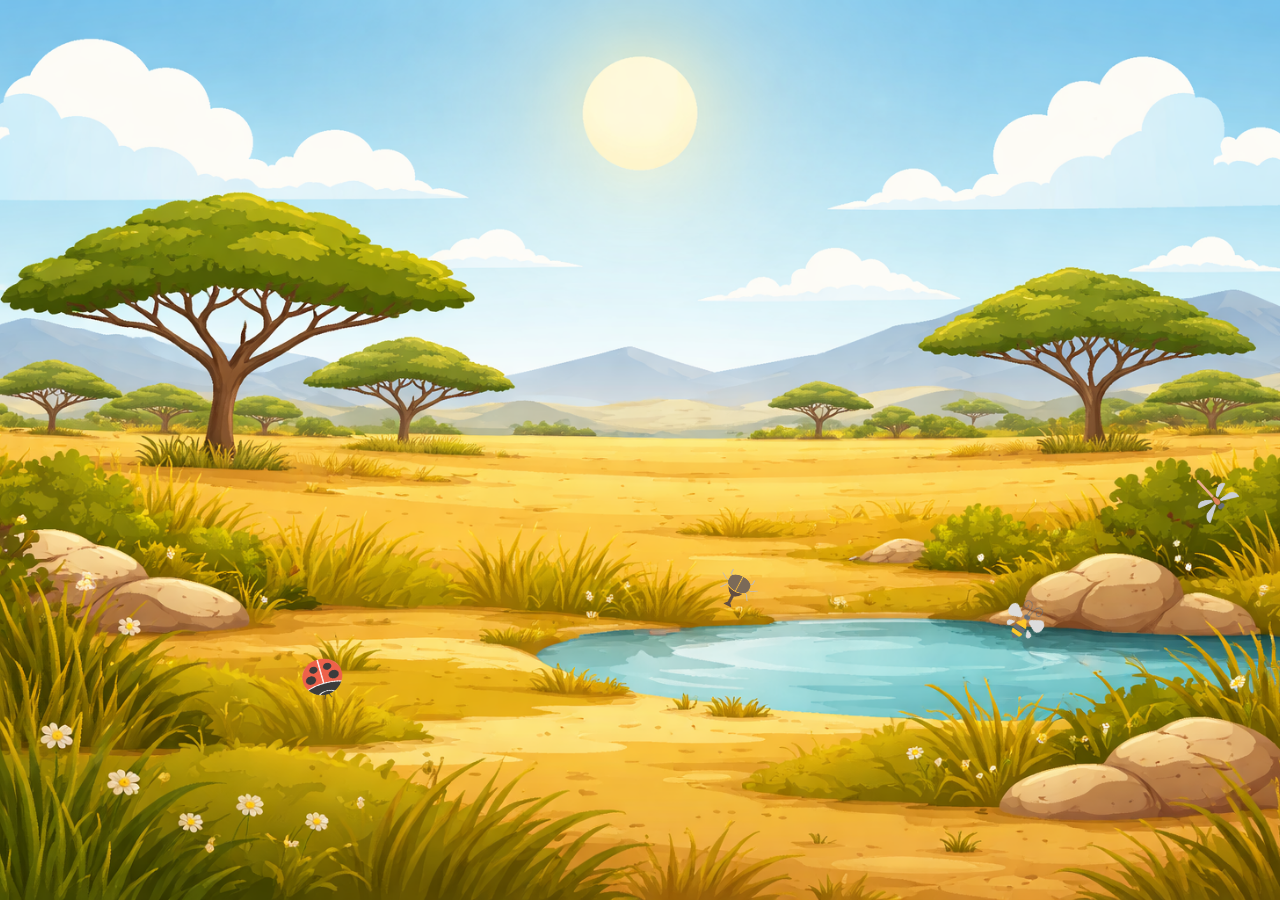
<file: index.html>
<!DOCTYPE html>
<html lang="ko">

<head>
    <meta charset="UTF-8">
    <link rel="stylesheet" href="style.css">
    <link rel="stylesheet" href="shadow.css">
    <link rel="stylesheet" href="lion.css">
    <title>버그잡는사자</title>
</head>

<body>
    <div class="bgimg">
        <img src="media/background.png">
    </div>
    <div class="bug" data-modal="modal1">
        <img id="bug1" src="media/bug1.png">
    </div>

    <div class="bug" data-modal="modal2">
        <img id="bug2" src="media/bug2.png">
    </div>

    <div class="bug" data-modal="modal3">
        <img id="bug3" src="media/bug3.png">
    </div>

    <div class="bug" data-modal="modal4">
        <img id="bug4" src="media/bug4.png">
    </div>

    <!-- 팀원별 모달창 자기소개 -->
    <div class="modal yelin_introduce" id="modal1">
        <div class="modal_body">
            <h2>🙋 채예린</h2>
            <p>안녕하세요! 디지털미디어학과 3학년 채예린입니다.</p>
            <button class="close"><img src="media/close.png" width="30px" height="30px"></button>
        </div>
    </div>

    <div class="modal yudam_introduce" id="modal2">
        <div class="modal_body">
            <h2>🙋 정유담</h2>
            <p>안녕하세요! 소프트웨어융합학과 2학년 정유담입니다.</p>
            <button class="close"><img src="media/close.png" width="30px" height="30px"></button>
        </div>
    </div>

    <div class="modal gayoon_introduce" id="modal3">
        <div class="modal_body">
            <h2>🙋 장가윤</h2>
            <p>안녕하세요! 디지털미디어학과 2학년 장가윤입니다.</p>
            <button class="close"><img src="media/close.png" width="30px" height="30px"></button>
        </div>
    </div>


    <div class="modal uiji_introduce" id="modal4">
        <div class="modal_body">
            <h2>🙋 김의지</h2>
            <p>안녕하세요! 디지털미디어학과 2학년 김의지 입니다.</p>
            <button class="close"><img src="media/close.png" width="30px" height="30px"></button>
        </div>
    </div>


    <script src="script.js"></script>
    <script src="shadow.js"></script>
    <script src="modal.js"></script>

</body>

</html>
</file>
<file: style.css>
* {
    margin: 0;
    padding: 0;
}

body {
    height: 100vh;
    margin: 0;
    overflow: hidden;
    position: relative;
}

.bgimg img {
    position: absolute;
    width: 100%;
    height: 100%;
    object-fit: cover;
}

.bug {
    width: 40px;
    height: 40px;
    position: absolute;
    /* 
    left, top 좌표를 자바스크립트로 제어하여 요소를 자유롭게 이동시키기 위해
    transition 속성 : 부드러운 이동
    ease-in-out : 느리게 - 빠르게 - 느리게 변화
    -> 버그 요소가 부드럽게 이동하도록 함
    */
    transition: left 0.7s ease-in-out, top 0.7s ease-in-out;
}

#bug1,
#bug2,
#bug3,
#bug4 {
    width: 40px;
    height: 40px;
}

/* 모달 스타일 */
.modal {
    position: fixed;
    display: none;
    justify-content: center;
    align-items: center;
    top: 0;
    left: 0;
    width: 100%;
    height: 100%;
    background-color: rgba(0, 0, 0, 0.4);
}

.modal_body {
    width: 400px;
    height: 300px;
    padding: 30px;
    text-align: center;
    position: relative;
    background-color: white;
    border-radius: 10px;
}

.modal_body:hover {
    box-shadow: 0 2px 8px rgba(0, 0, 0, 0.3);
}

.modal_body h2 {
    font-size: 30px;
}

.modal_body p {
    font-size: 20px;
}

button {
    padding: 10px 20px;
    font-size: 16px;
}


.close {
    position: absolute;
    top: 10px;
    right: 10px;
    background: none;
    border: none;
    cursor: pointer;
}
</file>
<file: shadow.css>
/* 카드 이름 프로필 카드로 바꾸기 */
.modal_body {
    /* 테스트를 위한 코드 여기 위치에 프로필 카드 css 코드 넣기
    width: 200px;
    height: 300px;
    background-color: white; 
    border: 1px solid #eee; 
    border-radius: 15px; */

    /* 모든 변화를 0.3초 동안 부드럽게 보여줌 
        그림자가 확 생기지 않고 스르륵 나타남. */
    transition: all 0.3s ease;

}

.modal_body.active-shadow {
    /* 그림자 효과: 오른쪽으로 0, 아래로 15px, 퍼짐 정도 30px, 검은색 20% 투명도 */
    box-shadow: 0 15px 30px rgba(0, 0, 0, 0.2);

    /* 카드를 위쪽으로 10px만큼 이동
       카드가 공중에 떠오르는 효과 */
    transform: translateY(-10px);
}
</file>
<file: lion.css>
* {
  cursor: url('https://cdn.cursors-4u.net/previews/lion-b04bb36c-32.webp') 32 32, auto !important;
}
</file>
